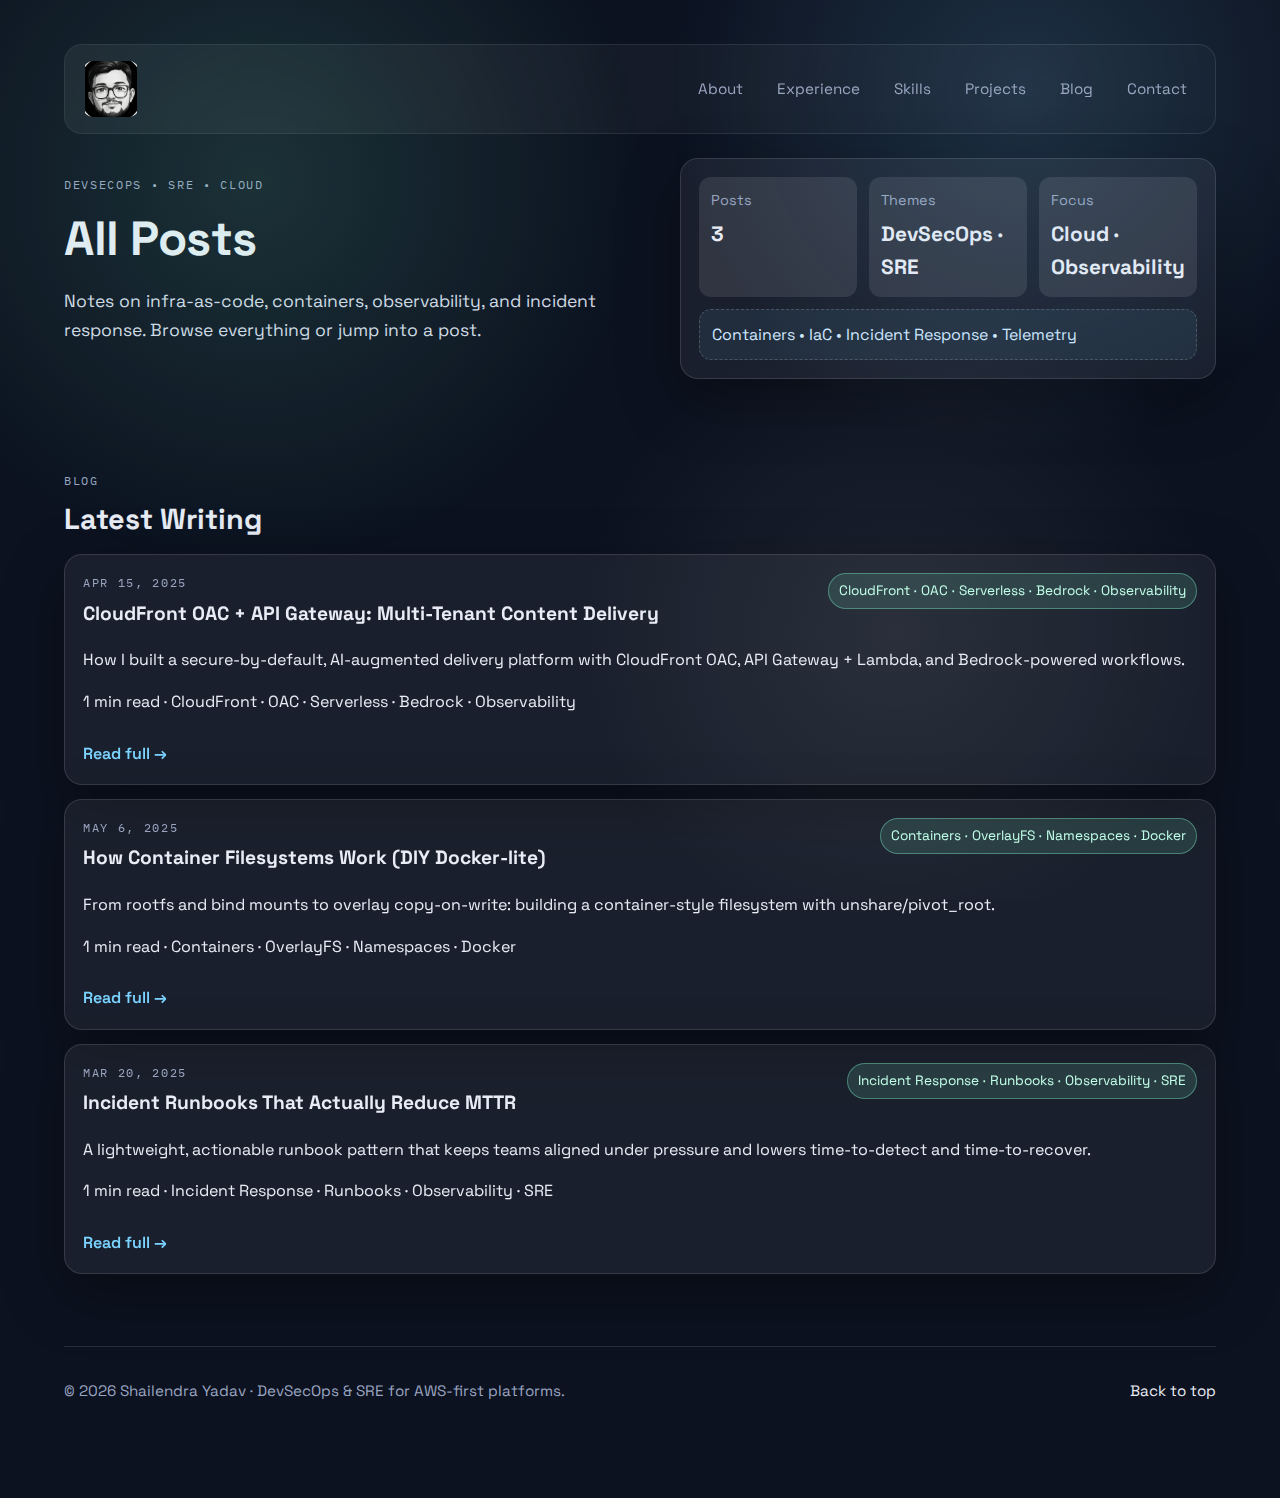
<file: blog.html>
<!DOCTYPE html>
<html lang="en">

<head>
  <meta charset="UTF-8">
  <meta name="viewport" content="width=device-width, initial-scale=1.0">
  <title>Blog | Shailendra Yadav</title>
  <meta name="description" content="Blog posts by Shailendra Yadav on DevSecOps, SRE, AWS, and observability.">
  <meta property="og:title" content="Blog | Shailendra Yadav">
  <meta property="og:description" content="Writing on DevSecOps, SRE, containers, observability, and incident response.">
  <meta property="og:type" content="website">
  <meta property="og:image" content="https://ydvsailendar.github.io/assets/site/profile.jpg">
  <meta property="og:url" content="https://ydvsailendar.github.io/blog.html">
  <meta name="twitter:card" content="summary_large_image">
  <link rel="icon" href="assets/site/favicon.png" type="image/png">
  <link rel="preconnect" href="https://fonts.googleapis.com">
  <link rel="preconnect" href="https://fonts.gstatic.com" crossorigin>
  <link
    href="https://fonts.googleapis.com/css2?family=Space+Grotesk:wght@400;500;600;700&family=IBM+Plex+Mono:wght@400;600&display=swap"
    rel="stylesheet">
  <link rel="stylesheet" href="styles.css">
</head>

<body class="blog-page">
  <div class="page">
    <header class="hero" id="top">
      <div class="nav">
        <a class="logo" href="index.html#top" aria-label="Back to home">
          <img src="assets/site/profile.jpg" alt="Shailendra Yadav logo">
        </a>
        <nav>
          <a href="index.html#about">About</a>
          <a href="index.html#experience">Experience</a>
          <a href="index.html#skills">Skills</a>
          <a href="index.html#projects">Projects</a>
          <a href="#blog">Blog</a>
          <a href="index.html#contact">Contact</a>
        </nav>
      </div>
      <div class="hero-content">
        <div class="hero-text">
          <p class="eyebrow">DevSecOps • SRE • Cloud</p>
          <h1>All Posts</h1>
          <p class="lede">Notes on infra-as-code, containers, observability, and incident response. Browse everything or jump into a post.</p>
        </div>
        <div class="hero-card" id="blog-hero-card">
          <div class="stat">
            <p class="label">Posts</p>
            <p class="value" id="blog-count">—</p>
          </div>
          <div class="stat">
            <p class="label">Themes</p>
            <p class="value">DevSecOps · SRE</p>
          </div>
          <div class="stat">
            <p class="label">Focus</p>
            <p class="value">Cloud · Observability</p>
          </div>
          <div class="badge">Containers • IaC • Incident Response • Telemetry</div>
        </div>
      </div>
    </header>

    <main>
      <section id="blog" class="section">
        <div class="section-head">
          <p class="eyebrow">Blog</p>
          <h2>Latest Writing</h2>
        </div>
        <div id="blog-list" class="blog-list" aria-live="polite"></div>
        <div class="blog-controls">
          <button class="ghost" id="load-more-posts">Load more</button>
        </div>
      </section>
    </main>

    <footer class="footer">
      <p>© <span id="year"></span> Shailendra Yadav · DevSecOps & SRE for AWS-first platforms.</p>
      <a href="#top">Back to top</a>
    </footer>
  </div>
  <script>
    document.getElementById('year').textContent = new Date().getFullYear();

    const posts = [
      {
        slug: 'multi-tenant-content-delivery',
        title: 'CloudFront OAC + API Gateway: Multi-Tenant Content Delivery',
        date: '2025-04-15',
        tags: ['CloudFront', 'OAC', 'Serverless', 'Bedrock', 'Observability'],
        summary: 'How I built a secure-by-default, AI-augmented delivery platform with CloudFront OAC, API Gateway + Lambda, and Bedrock-powered workflows.'
      },
      {
        slug: 'container-filesystem-from-scratch',
        title: 'How Container Filesystems Work (DIY Docker-lite)',
        date: '2025-05-06',
        tags: ['Containers', 'OverlayFS', 'Namespaces', 'Docker'],
        summary: 'From rootfs and bind mounts to overlay copy-on-write: building a container-style filesystem with unshare/pivot_root.'
      },
      {
        slug: 'incident-runbooks-mttr',
        title: 'Incident Runbooks That Actually Reduce MTTR',
        date: '2025-03-20',
        tags: ['Incident Response', 'Runbooks', 'Observability', 'SRE'],
        summary: 'A lightweight, actionable runbook pattern that keeps teams aligned under pressure and lowers time-to-detect and time-to-recover.'
      }
    ];

    const postContent = {
      'multi-tenant-content-delivery': `## CloudFront OAC + API Gateway: Multi-Tenant Content Delivery

### What I built
- Locked down CloudFront with Origin Access Control (OAC) and signed cookies/URLs so every tenant’s assets stay private by default.
- Routed tenants with Route53 and per-tenant CDN behaviors that forward scoped headers to API Gateway + Lambda (TypeScript).
- Added Bedrock + Transcribe + Comprehend + Translate for transcription and multilingual summaries inside the same pipeline.

### Reliability, security, and ops
- End-to-end observability with CloudWatch metrics, logs, X-Ray traces, and alarms tied to Slack/SNS for low-noise paging.
- IaC via Terraform + Serverless; reusable modules for CloudFront, S3 policies, VPC endpoints, and Lambda telemetry.
- Latency-aware cache keys, shielded origins (no public S3/ALB), and least-privilege IAM for upload + access flows.

### Outcome
- Delivered a secure, multi-tenant, AI-powered delivery layer that cut content latency and reduced manual ops while keeping costs predictable with serverless scale-to-zero.`,
      'container-filesystem-from-scratch': `## How Container Filesystems Work (Building One from Scratch)

### TL;DR
- Containers isolate processes primarily with kernel namespaces; a container filesystem is just a rootfs tree + a chroot-like pivot + a set of bind mounts.
- Union/overlay layers provide copy-on-write semantics so images stay read-only while containers get a writable upperdir.
- You can assemble a minimal container runtime with unshare, pivot_root/chroot, and a few bind mounts — no Docker required.

### Steps I walked through
- Create a minimal rootfs (e.g., Alpine busybox) and bind-mount /proc, /sys, /dev into it for basic tooling to work.
- Use unshare -m -u -i -n -p to create new mount, UTS, IPC, network, and PID namespaces.
- Perform pivot_root (or chroot) into the rootfs so PID 1 in the new namespace sees it as /.
- Start a process (e.g., /bin/sh) inside the new namespace; from the outside it is just another host process with different namespaces.
- Add OverlayFS for image layers: lowerdir(s) = image layers (read-only), upperdir = container writable layer, workdir = required scratch. Mount them together as the container’s rootfs.

### Why this matters
- Namespaces handle isolation; cgroups handle resource limits; OverlayFS handles copy-on-write. Understanding these speeds up debugging and security reviews.`,
      'incident-runbooks-mttr': `## Incident Runbooks That Actually Reduce MTTR

### The problem
- Runbooks often read like novels or are stale; responders skip steps, and MTTR drifts up.
- Alerts lack context; people burn time rediscovering dashboards, feature flags, and owners.

### The approach I use
- Each runbook starts with a single-page checklist (who, where, what to check first) and a 5-minute rollback/mitigation path.
- Link directly to golden dashboards and logs: CloudWatch metrics/alarms, X-Ray traces, Grafana, and service run logs.
- Encode fast-fail tests (curl, health checks, feature-flag state) and escalation paths with SLAs.
- Keep a timeline template for responders to note actions and timestamps—fuel for RCA later.

### Results
- Faster TTD/MTTR from context-rich alerts and clear mitigation.
- Better RCAs due to captured timelines and consistent handoffs.`
    };

    function estimateReadTime(text) {
      const words = text ? text.trim().split(/\s+/).length : 0;
      const minutes = Math.max(1, Math.round(words / 200));
      return `${minutes} min read`;
    }

    function simpleMarkdownToHtml(markdown) {
      const escape = (str) => str.replace(/&/g, '&amp;').replace(/</g, '&lt;').replace(/>/g, '&gt;');
      const lines = markdown.split('\n');
      let html = '';
      let inList = false;

      for (const line of lines) {
        if (line.trim() === '') {
          if (inList) {
            html += '</ul>';
            inList = false;
          }
          continue;
        }
        if (line.startsWith('### ')) {
          if (inList) {
            html += '</ul>';
            inList = false;
          }
          html += `<h3>${escape(line.slice(4))}</h3>`;
          continue;
        }
        if (line.startsWith('## ')) {
          if (inList) {
            html += '</ul>';
            inList = false;
          }
          html += `<h2>${escape(line.slice(3))}</h2>`;
          continue;
        }
        if (line.startsWith('- ')) {
          if (!inList) {
            html += '<ul>';
            inList = true;
          }
          html += `<li>${escape(line.slice(2))}</li>`;
          continue;
        }
        if (inList) {
          html += '</ul>';
          inList = false;
        }
        html += `<p>${escape(line)}</p>`;
      }

      if (inList) html += '</ul>';
      return html;
    }

    const pageSize = 9;
    let page = 0;

    function renderBlogPage() {
      const container = document.getElementById('blog-list');
      const loadMoreBtn = document.getElementById('load-more-posts');
      const slice = posts.slice(0, (page + 1) * pageSize);
      container.innerHTML = '';

      for (const post of slice) {
        const article = document.createElement('a');
        article.href = `post.html?slug=${encodeURIComponent(post.slug)}`;
        article.className = 'card blog-card';
        article.setAttribute('aria-label', `Read blog post: ${post.title}`);

        const header = document.createElement('header');
        header.innerHTML = `
          <div>
            <p class="eyebrow">${new Date(post.date).toLocaleDateString(undefined, { year: 'numeric', month: 'short', day: 'numeric' })}</p>
            <h3>${post.title}</h3>
          </div>
          <span class="tag">${post.tags.join(' · ')}</span>
        `;

        const body = document.createElement('div');
        body.className = 'blog-body';
        const content = postContent[post.slug] || '';
        const readTime = estimateReadTime(content || post.summary);
        body.innerHTML = `<p>${post.summary}</p><p class="muted">${readTime} · ${post.tags.join(' · ')}</p><span class="read-more">Read full →</span>`;

        article.appendChild(header);
        article.appendChild(body);
        container.appendChild(article);
      }

      if ((page + 1) * pageSize >= posts.length) {
        loadMoreBtn.style.display = 'none';
      } else {
        loadMoreBtn.style.display = 'inline-flex';
      }
    }

    function initBlogs() {
      const loadMoreBtn = document.getElementById('load-more-posts');
    document.getElementById('blog-count').textContent = posts.length;
    renderBlogPage();
      loadMoreBtn.addEventListener('click', (e) => {
        e.preventDefault();
        page += 1;
        renderBlogPage();
      });
    }

    initBlogs();
  </script>
</body>

</html>
</file>
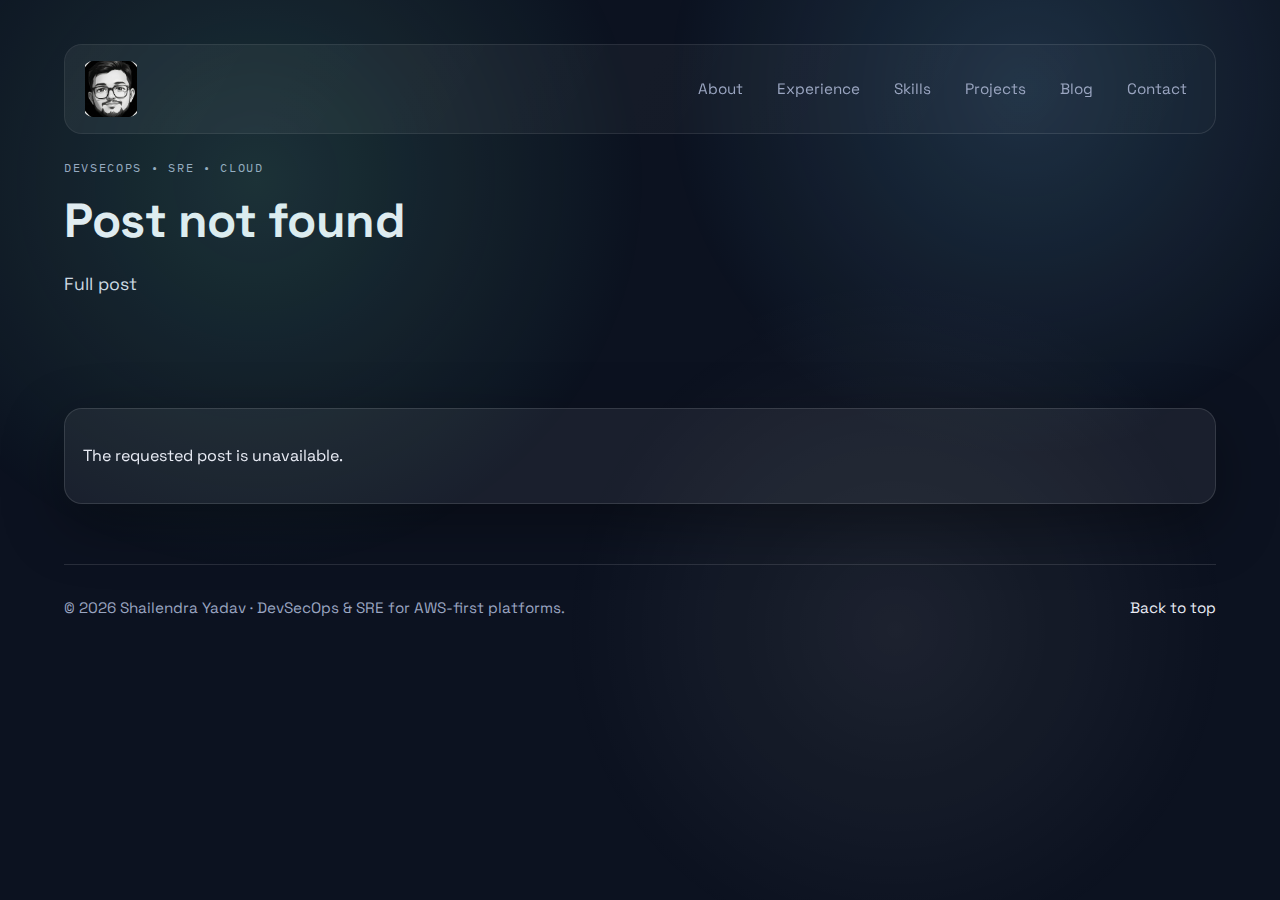
<file: post.html>
<!DOCTYPE html>
<html lang="en">

<head>
  <meta charset="UTF-8">
  <meta name="viewport" content="width=device-width, initial-scale=1.0">
  <title>Blog | Shailendra Yadav</title>
  <meta name="description" content="Blog posts by Shailendra Yadav on DevSecOps, SRE, AWS, and observability.">
  <link rel="icon" href="assets/site/favicon.png" type="image/png">
  <link rel="preconnect" href="https://fonts.googleapis.com">
  <link rel="preconnect" href="https://fonts.gstatic.com" crossorigin>
  <link
    href="https://fonts.googleapis.com/css2?family=Space+Grotesk:wght@400;500;600;700&family=IBM+Plex+Mono:wght@400;600&display=swap"
    rel="stylesheet">
  <link rel="stylesheet" href="styles.css">
</head>

<body class="post-page">
  <div class="page">
    <header class="hero" id="top">
      <div class="nav">
        <a class="logo" href="index.html#top" aria-label="Back to home">
          <img src="assets/site/profile.jpg" alt="Shailendra Yadav logo">
        </a>
        <nav>
          <a href="index.html#about">About</a>
          <a href="index.html#experience">Experience</a>
          <a href="index.html#skills">Skills</a>
          <a href="index.html#projects">Projects</a>
          <a href="index.html#blog">Blog</a>
          <a href="index.html#contact">Contact</a>
        </nav>
      </div>
      <div class="hero-content">
        <div class="hero-text">
          <p class="eyebrow">DevSecOps • SRE • Cloud</p>
          <h1 id="post-title">Loading…</h1>
          <p class="lede" id="post-subtitle">Full post</p>
          <div class="meta" id="post-meta"></div>
        </div>
      </div>
    </header>

    <main>
      <section class="section">
        <article class="card blog-card" id="post-article">
          <div class="blog-body" id="post-body">
            <p class="muted">Fetching post…</p>
          </div>
        </article>
      </section>
    </main>

    <footer class="footer">
      <p>© <span id="year"></span> Shailendra Yadav · DevSecOps & SRE for AWS-first platforms.</p>
      <a href="#top">Back to top</a>
    </footer>
  </div>
  <script>
    document.getElementById('year').textContent = new Date().getFullYear();

    const posts = {
      'multi-tenant-content-delivery': {
        title: 'CloudFront OAC + API Gateway: Multi-Tenant Content Delivery',
        date: '2025-04-15',
        tags: ['CloudFront', 'OAC', 'Serverless', 'Bedrock', 'Observability'],
        summary: 'How I built a secure-by-default, AI-augmented delivery platform with CloudFront OAC, API Gateway + Lambda, and Bedrock-powered workflows.'
      },
      'container-filesystem-from-scratch': {
        title: 'How Container Filesystems Work (DIY Docker-lite)',
        date: '2025-05-06',
        tags: ['Containers', 'OverlayFS', 'Namespaces', 'Docker'],
        summary: 'From rootfs and bind mounts to overlay copy-on-write: building a container-style filesystem with unshare/pivot_root.'
      },
      'incident-runbooks-mttr': {
        title: 'Incident Runbooks That Actually Reduce MTTR',
        date: '2025-03-20',
        tags: ['Incident Response', 'Runbooks', 'Observability', 'SRE'],
        summary: 'A lightweight, actionable runbook pattern that keeps teams aligned under pressure and lowers time-to-detect and time-to-recover.'
      }
    };

    const postContent = {
      'multi-tenant-content-delivery': `## CloudFront OAC + API Gateway: Multi-Tenant Content Delivery

### What I built
- Locked down CloudFront with Origin Access Control (OAC) and signed cookies/URLs so every tenant’s assets stay private by default.
- Routed tenants with Route53 and per-tenant CDN behaviors that forward scoped headers to API Gateway + Lambda (TypeScript).
- Added Bedrock + Transcribe + Comprehend + Translate for transcription and multilingual summaries inside the same pipeline.

### Reliability, security, and ops
- End-to-end observability with CloudWatch metrics, logs, X-Ray traces, and alarms tied to Slack/SNS for low-noise paging.
- IaC via Terraform + Serverless; reusable modules for CloudFront, S3 policies, VPC endpoints, and Lambda telemetry.
- Latency-aware cache keys, shielded origins (no public S3/ALB), and least-privilege IAM for upload + access flows.

### Outcome
- Delivered a secure, multi-tenant, AI-powered delivery layer that cut content latency and reduced manual ops while keeping costs predictable with serverless scale-to-zero.`,
      'container-filesystem-from-scratch': `## How Container Filesystems Work (Building One from Scratch)

### TL;DR
- Containers isolate processes primarily with kernel namespaces; a container filesystem is just a rootfs tree + a chroot-like pivot + a set of bind mounts.
- Union/overlay layers provide copy-on-write semantics so images stay read-only while containers get a writable upperdir.
- You can assemble a minimal container runtime with unshare, pivot_root/chroot, and a few bind mounts — no Docker required.

### Steps I walked through
- Create a minimal rootfs (e.g., Alpine busybox) and bind-mount /proc, /sys, /dev into it for basic tooling to work.
- Use unshare -m -u -i -n -p to create new mount, UTS, IPC, network, and PID namespaces.
- Perform pivot_root (or chroot) into the rootfs so PID 1 in the new namespace sees it as /.
- Start a process (e.g., /bin/sh) inside the new namespace; from the outside it is just another host process with different namespaces.
- Add OverlayFS for image layers: lowerdir(s) = image layers (read-only), upperdir = container writable layer, workdir = required scratch. Mount them together as the container’s rootfs.

### Why this matters
- Namespaces handle isolation; cgroups handle resource limits; OverlayFS handles copy-on-write. Understanding these speeds up debugging and security reviews.`,
      'incident-runbooks-mttr': `## Incident Runbooks That Actually Reduce MTTR

### The problem
- Runbooks often read like novels or are stale; responders skip steps, and MTTR drifts up.
- Alerts lack context; people burn time rediscovering dashboards, feature flags, and owners.

### The approach I use
- Each runbook starts with a single-page checklist (who, where, what to check first) and a 5-minute rollback/mitigation path.
- Link directly to golden dashboards and logs: CloudWatch metrics/alarms, X-Ray traces, Grafana, and service run logs.
- Encode fast-fail tests (curl, health checks, feature-flag state) and escalation paths with SLAs.
- Keep a timeline template for responders to note actions and timestamps—fuel for RCA later.

### Results
- Faster TTD/MTTR from context-rich alerts and clear mitigation.
- Better RCAs due to captured timelines and consistent handoffs.`
    };

    function estimateReadTime(text) {
      const words = text ? text.trim().split(/\s+/).length : 0;
      const minutes = Math.max(1, Math.round(words / 200));
      return `${minutes} min read`;
    }

    function simpleMarkdownToHtml(markdown) {
      const escape = (str) => str.replace(/&/g, '&amp;').replace(/</g, '&lt;').replace(/>/g, '&gt;');
      const lines = markdown.split('\n');
      let html = '';
      let inList = false;

      for (const line of lines) {
        if (line.trim() === '') {
          if (inList) {
            html += '</ul>';
            inList = false;
          }
          continue;
        }
        if (line.startsWith('### ')) {
          if (inList) {
            html += '</ul>';
            inList = false;
          }
          html += `<h3>${escape(line.slice(4))}</h3>`;
          continue;
        }
        if (line.startsWith('## ')) {
          if (inList) {
            html += '</ul>';
            inList = false;
          }
          html += `<h2>${escape(line.slice(3))}</h2>`;
          continue;
        }
        if (line.startsWith('- ')) {
          if (!inList) {
            html += '<ul>';
            inList = true;
          }
          html += `<li>${escape(line.slice(2))}</li>`;
          continue;
        }
        if (inList) {
          html += '</ul>';
          inList = false;
        }
        html += `<p>${escape(line)}</p>`;
      }

      if (inList) html += '</ul>';
      return html;
    }

    async function loadPost() {
      const params = new URLSearchParams(window.location.search);
      const slug = params.get('slug');
      const meta = posts[slug];
      const titleEl = document.getElementById('post-title');
      const subtitleEl = document.getElementById('post-subtitle');
      const metaEl = document.getElementById('post-meta');
      const bodyEl = document.getElementById('post-body');

      if (!slug || !meta) {
        titleEl.textContent = 'Post not found';
        bodyEl.innerHTML = '<p class="muted">The requested post is unavailable.</p>';
        return;
      }

      titleEl.textContent = meta.title;
      subtitleEl.textContent = meta.summary;
      const inlineMd = postContent[slug] || '';
      metaEl.textContent = `${new Date(meta.date).toLocaleDateString(undefined, { year: 'numeric', month: 'short', day: 'numeric' })} · ${estimateReadTime(inlineMd)} · ${meta.tags.join(' · ')}`;

      try {
        const res = await fetch(`posts/${slug}.md`);
        if (!res.ok) throw new Error('Fetch failed');
        const md = await res.text();
        bodyEl.innerHTML = simpleMarkdownToHtml(md || inlineMd);
      } catch (err) {
        if (inlineMd) {
          bodyEl.innerHTML = simpleMarkdownToHtml(inlineMd);
        } else {
          bodyEl.innerHTML = '<p class="muted">Unable to load this post right now.</p>';
        }
      }
    }

    loadPost();
  </script>
</body>

</html>
</file>
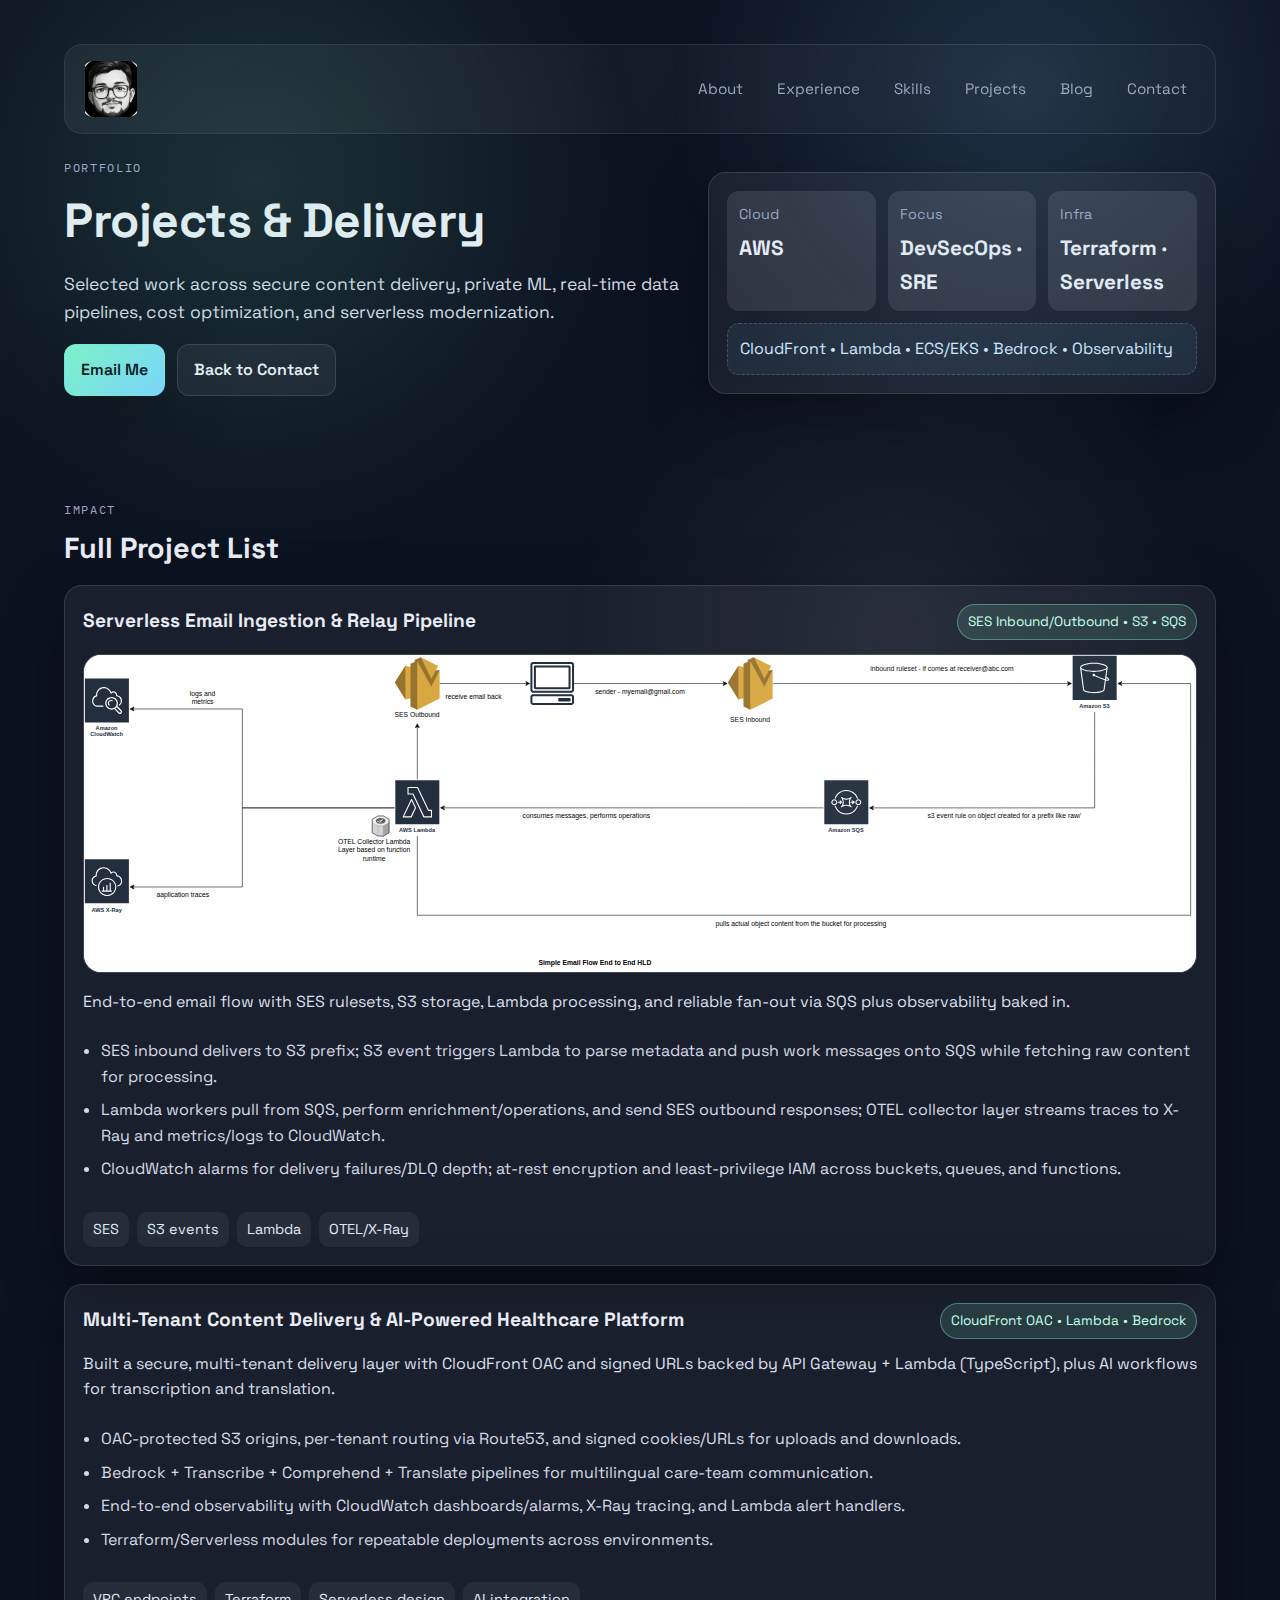
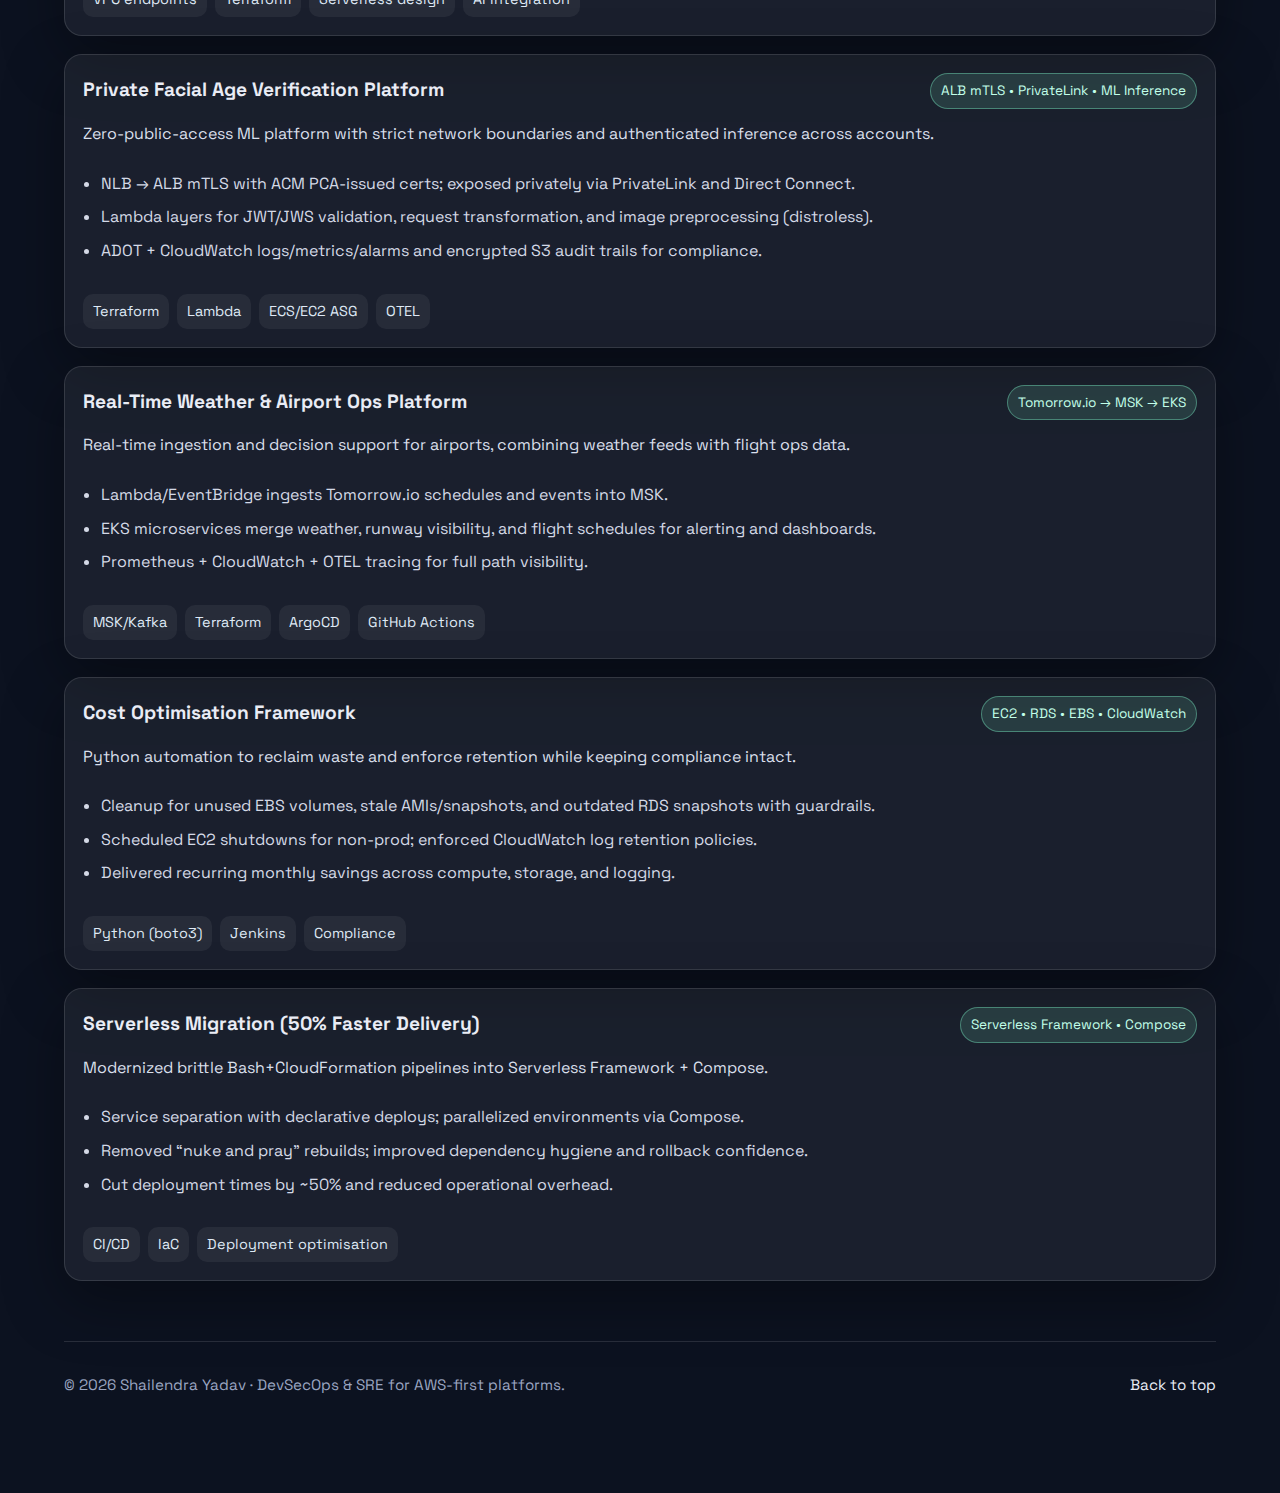
<file: projects.html>
<!DOCTYPE html>
<html lang="en">

<head>
  <meta charset="UTF-8">
  <meta name="viewport" content="width=device-width, initial-scale=1.0">
  <title>Projects | Shailendra Yadav</title>
  <meta name="description"
    content="Projects by Shailendra Yadav — DevSecOps & SRE engineer delivering secure, observable, cloud-native platforms on AWS.">
  <meta property="og:title" content="Projects | Shailendra Yadav">
  <meta property="og:description" content="Selected DevSecOps and SRE projects across AWS, serverless, observability, and security.">
  <meta property="og:type" content="website">
  <meta property="og:image" content="https://ydvsailendar.github.io/assets/site/profile.jpg">
  <meta property="og:url" content="https://ydvsailendar.github.io/projects.html">
  <meta name="twitter:card" content="summary_large_image">
  <link rel="icon" href="assets/site/favicon.png" type="image/png">
  <link rel="preconnect" href="https://fonts.googleapis.com">
  <link rel="preconnect" href="https://fonts.gstatic.com" crossorigin>
  <link
    href="https://fonts.googleapis.com/css2?family=Space+Grotesk:wght@400;500;600;700&family=IBM+Plex+Mono:wght@400;600&display=swap"
    rel="stylesheet">
  <link rel="stylesheet" href="styles.css">
</head>

<body>
  <div class="page">
    <header class="hero" id="top">
      <div class="nav">
        <a class="logo" href="index.html#top" aria-label="Back to home">
          <img src="assets/site/profile.jpg" alt="Shailendra Yadav logo">
        </a>
        <nav>
          <a href="index.html#about">About</a>
          <a href="index.html#experience">Experience</a>
          <a href="index.html#skills">Skills</a>
          <a href="#projects">Projects</a>
          <a href="index.html#blog">Blog</a>
          <a href="index.html#contact">Contact</a>
        </nav>
      </div>
      <div class="hero-content">
        <div class="hero-text">
          <p class="eyebrow">Portfolio</p>
          <h1>Projects & Delivery</h1>
          <p class="lede">Selected work across secure content delivery, private ML, real-time data pipelines, cost
            optimization, and serverless modernization.</p>
          <div class="actions">
            <a class="primary" href="mailto:yadavshailendra0905@gmail.com">Email Me</a>
            <a class="ghost" href="index.html#contact">Back to Contact</a>
          </div>
        </div>
        <div class="hero-card">
          <div class="stat">
            <p class="label">Cloud</p>
            <p class="value">AWS</p>
          </div>
          <div class="stat">
            <p class="label">Focus</p>
            <p class="value">DevSecOps · SRE</p>
          </div>
          <div class="stat">
            <p class="label">Infra</p>
            <p class="value">Terraform · Serverless</p>
          </div>
          <div class="badge">CloudFront • Lambda • ECS/EKS • Bedrock • Observability</div>
        </div>
      </div>
    </header>

    <main>
      <section id="projects" class="section">
        <div class="section-head">
          <p class="eyebrow">Impact</p>
          <h2>Full Project List</h2>
        </div>
        <div class="card-grid projects">
          <article class="card project-card">
            <header>
              <h3>Serverless Email Ingestion & Relay Pipeline</h3>
              <span class="tag">SES Inbound/Outbound • S3 • SQS</span>
            </header>
            <figure class="project-figure">
              <img src="assets/projects/email-pipeline.svg" alt="Serverless email flow with SES inbound/outbound, S3, SQS, Lambda, and observability via CloudWatch and X-Ray." loading="lazy">
            </figure>
            <p class="project-summary">End-to-end email flow with SES rulesets, S3 storage, Lambda processing, and
              reliable fan-out via SQS plus observability baked in.</p>
            <ul class="project-points">
              <li>SES inbound delivers to S3 prefix; S3 event triggers Lambda to parse metadata and push work messages
                onto SQS while fetching raw content for processing.</li>
              <li>Lambda workers pull from SQS, perform enrichment/operations, and send SES outbound responses; OTEL
                collector layer streams traces to X-Ray and metrics/logs to CloudWatch.</li>
              <li>CloudWatch alarms for delivery failures/DLQ depth; at-rest encryption and least-privilege IAM across
                buckets, queues, and functions.</li>
            </ul>
            <div class="mini-pills">
              <span>SES</span><span>S3 events</span><span>Lambda</span><span>OTEL/X-Ray</span>
            </div>
          </article>

          <article class="card project-card">
            <header>
              <h3>Multi-Tenant Content Delivery & AI-Powered Healthcare Platform</h3>
              <span class="tag">CloudFront OAC • Lambda • Bedrock</span>
            </header>
            <p class="project-summary">Built a secure, multi-tenant delivery layer with CloudFront OAC and signed URLs
              backed by API Gateway + Lambda (TypeScript), plus AI workflows for transcription and translation.</p>
            <ul class="project-points">
              <li>OAC-protected S3 origins, per-tenant routing via Route53, and signed cookies/URLs for uploads and
                downloads.</li>
              <li>Bedrock + Transcribe + Comprehend + Translate pipelines for multilingual care-team communication.</li>
              <li>End-to-end observability with CloudWatch dashboards/alarms, X-Ray tracing, and Lambda alert handlers.
              </li>
              <li>Terraform/Serverless modules for repeatable deployments across environments.</li>
            </ul>
            <div class="mini-pills">
              <span>VPC endpoints</span><span>Terraform</span><span>Serverless design</span><span>AI integration</span>
            </div>
          </article>

          <article class="card project-card">
            <header>
              <h3>Private Facial Age Verification Platform</h3>
              <span class="tag">ALB mTLS • PrivateLink • ML Inference</span>
            </header>
            <p class="project-summary">Zero-public-access ML platform with strict network boundaries and authenticated
              inference across accounts.</p>
            <ul class="project-points">
              <li>NLB → ALB mTLS with ACM PCA-issued certs; exposed privately via PrivateLink and Direct Connect.</li>
              <li>Lambda layers for JWT/JWS validation, request transformation, and image preprocessing (distroless).
              </li>
              <li>ADOT + CloudWatch logs/metrics/alarms and encrypted S3 audit trails for compliance.</li>
            </ul>
            <div class="mini-pills">
              <span>Terraform</span><span>Lambda</span><span>ECS/EC2 ASG</span><span>OTEL</span>
            </div>
          </article>

          <article class="card project-card">
            <header>
              <h3>Real-Time Weather & Airport Ops Platform</h3>
              <span class="tag">Tomorrow.io → MSK → EKS</span>
            </header>
            <p class="project-summary">Real-time ingestion and decision support for airports, combining weather feeds
              with flight ops data.</p>
            <ul class="project-points">
              <li>Lambda/EventBridge ingests Tomorrow.io schedules and events into MSK.</li>
              <li>EKS microservices merge weather, runway visibility, and flight schedules for alerting and dashboards.
              </li>
              <li>Prometheus + CloudWatch + OTEL tracing for full path visibility.</li>
            </ul>
            <div class="mini-pills">
              <span>MSK/Kafka</span><span>Terraform</span><span>ArgoCD</span><span>GitHub Actions</span>
            </div>
          </article>

          <article class="card project-card">
            <header>
              <h3>Cost Optimisation Framework</h3>
              <span class="tag">EC2 • RDS • EBS • CloudWatch</span>
            </header>
            <p class="project-summary">Python automation to reclaim waste and enforce retention while keeping compliance
              intact.</p>
            <ul class="project-points">
              <li>Cleanup for unused EBS volumes, stale AMIs/snapshots, and outdated RDS snapshots with guardrails.</li>
              <li>Scheduled EC2 shutdowns for non-prod; enforced CloudWatch log retention policies.</li>
              <li>Delivered recurring monthly savings across compute, storage, and logging.</li>
            </ul>
            <div class="mini-pills">
              <span>Python (boto3)</span><span>Jenkins</span><span>Compliance</span>
            </div>
          </article>

          <article class="card project-card">
            <header>
              <h3>Serverless Migration (50% Faster Delivery)</h3>
              <span class="tag">Serverless Framework • Compose</span>
            </header>
            <p class="project-summary">Modernized brittle Bash+CloudFormation pipelines into Serverless Framework +
              Compose.</p>
            <ul class="project-points">
              <li>Service separation with declarative deploys; parallelized environments via Compose.</li>
              <li>Removed “nuke and pray” rebuilds; improved dependency hygiene and rollback confidence.</li>
              <li>Cut deployment times by ~50% and reduced operational overhead.</li>
            </ul>
            <div class="mini-pills">
              <span>CI/CD</span><span>IaC</span><span>Deployment optimisation</span>
            </div>
          </article>
        </div>
      </section>
    </main>

    <footer class="footer">
      <p>© <span id="year"></span> Shailendra Yadav · DevSecOps & SRE for AWS-first platforms.</p>
      <div class="footer-links">
        <a href="#top">Back to top</a>
      </div>
    </footer>
  </div>
  <script>
    document.getElementById('year').textContent = new Date().getFullYear();
  </script>
</body>

</html>
</file>
<file: styles.css>
:root {
  --bg: #0c1220;
  --panel: rgba(255, 255, 255, 0.06);
  --panel-strong: rgba(255, 255, 255, 0.1);
  --text: #e9ecf5;
  --muted: #9aa5c0;
  --accent: #7cf2c7;
  --accent-2: #7bd3ff;
  --card-border: rgba(255, 255, 255, 0.12);
  --shadow: 0 20px 60px rgba(0, 0, 0, 0.35);
  --max-width: 1100px;
  --radius: 18px;
}

*,
*::before,
*::after {
  box-sizing: border-box;
}

body {
  margin: 0;
  font-family: "Space Grotesk", system-ui, -apple-system, sans-serif;
  background: var(--bg);
  color: var(--text);
  line-height: 1.6;
  min-height: 100vh;
  scroll-behavior: smooth;
}

body::before {
  content: "";
  position: fixed;
  inset: 0;
  pointer-events: none;
  background: radial-gradient(circle at 20% 20%, rgba(124, 242, 199, 0.16), transparent 32%),
    radial-gradient(circle at 80% 10%, rgba(123, 211, 255, 0.18), transparent 28%),
    radial-gradient(circle at 70% 70%, rgba(255, 255, 255, 0.08), transparent 32%);
  filter: blur(0px);
  opacity: 0.9;
  animation: drift 18s ease-in-out infinite alternate;
  z-index: 0;
}

@keyframes drift {
  from {
    transform: translate3d(0, 0, 0);
  }
  to {
    transform: translate3d(-10px, 10px, 0);
  }
}

@media (prefers-reduced-motion: reduce) {
  * {
    animation: none !important;
    transition: none !important;
    scroll-behavior: auto !important;
  }
  body::before {
    animation: none;
    opacity: 0.65;
  }
}

.page {
  max-width: 1200px;
  margin: 0 auto;
  padding: 32px 24px 80px;
}

a {
  color: var(--text);
  text-decoration: none;
}

header.hero {
  padding: 12px 0 32px;
}

.nav {
  position: sticky;
  top: 0;
  z-index: 10;
  display: flex;
  align-items: center;
  justify-content: space-between;
  padding: 16px 18px;
  margin-bottom: 24px;
  background: linear-gradient(120deg, rgba(255, 255, 255, 0.06), rgba(255, 255, 255, 0.02));
  border: 1px solid var(--card-border);
  border-radius: var(--radius);
  backdrop-filter: blur(8px);
  background-clip: padding-box;
}

.logo {
  display: inline-flex;
  align-items: center;
  justify-content: center;
  width: 56px;
  height: 56px;
  border-radius: 50%;
  background: none;
  border: none;
  overflow: hidden;
}

.logo img {
  width: 175%;
  height: 175%;
  object-fit: cover;
  object-position: 50% 40%;
  display: block;
}

.nav nav {
  display: flex;
  gap: 14px;
  font-size: 0.95rem;
}

.nav a {
  padding: 8px 10px;
  border-radius: 10px;
  color: var(--muted);
  transition: color 0.2s ease, background 0.2s ease;
}

.nav a:hover {
  color: var(--text);
  background: var(--panel);
}

.hero-content {
  display: grid;
  grid-template-columns: 1.1fr 0.9fr;
  gap: 24px;
  align-items: center;
}

.post-page .hero-content {
  grid-template-columns: 1fr;
  gap: 12px;
}

.post-page .hero-text {
  max-width: 900px;
}

.post-page h1 {
  font-size: clamp(2.2rem, 5vw, 3.2rem);
}

.blog-page .hero-content {
  grid-template-columns: 1.05fr 0.95fr;
}

.blog-page .hero-card {
  grid-template-columns: repeat(auto-fit, minmax(140px, 1fr));
}

.eyebrow {
  text-transform: uppercase;
  letter-spacing: 0.14em;
  font-size: 0.75rem;
  color: var(--muted);
  margin: 0 0 6px;
  font-family: "IBM Plex Mono", monospace;
}

.hero h1 {
  margin: 0 0 10px;
  font-size: clamp(2rem, 4vw, 3rem);
  letter-spacing: -0.5px;
}

.lede {
  margin: 0 0 18px;
  font-size: 1.1rem;
  color: #d4d9e6;
}

.actions {
  display: flex;
  gap: 12px;
  flex-wrap: wrap;
  margin-bottom: 12px;
}

.primary,
.ghost {
  display: inline-flex;
  align-items: center;
  justify-content: center;
  padding: 12px 16px;
  border-radius: 12px;
  font-weight: 600;
  border: 1px solid transparent;
  transition: transform 0.15s ease, box-shadow 0.2s ease, background 0.2s ease, border 0.2s ease;
}

.primary {
  background: linear-gradient(135deg, var(--accent), var(--accent-2));
  color: #04101a;
  box-shadow: var(--shadow);
}

.primary:hover {
  transform: translateY(-1px);
}

.ghost {
  border-color: var(--card-border);
  background: var(--panel);
  color: var(--text);
}

.ghost:hover {
  border-color: rgba(255, 255, 255, 0.18);
  background: var(--panel-strong);
}

.meta {
  display: flex;
  gap: 14px;
  flex-wrap: wrap;
  color: var(--muted);
  font-size: 0.95rem;
}

.hero-card {
  background: var(--panel);
  border: 1px solid var(--card-border);
  border-radius: var(--radius);
  padding: 18px;
  display: grid;
  grid-template-columns: repeat(auto-fit, minmax(140px, 1fr));
  gap: 12px;
  box-shadow: var(--shadow);
}

.hero-card .stat {
  padding: 12px;
  border-radius: 12px;
  background: var(--panel-strong);
}

.label {
  color: var(--muted);
  margin: 0 0 6px;
  font-size: 0.9rem;
}

.value {
  margin: 0;
  font-weight: 700;
  font-size: 1.3rem;
}

.badge {
  grid-column: 1 / -1;
  padding: 12px;
  border-radius: 12px;
  border: 1px dashed rgba(255, 255, 255, 0.18);
  color: #cfe7ff;
  background: rgba(123, 211, 255, 0.08);
}

.avatar {
  width: 100%;
  max-width: 360px;
  justify-self: end;
  border-radius: 18px;
  overflow: hidden;
  border: 1px solid var(--card-border);
  box-shadow: var(--shadow);
}

.avatar img {
  width: 100%;
  height: 100%;
  object-fit: cover;
  display: block;
}

.section {
  margin: 60px 0;
}

.section-head h2 {
  margin: 4px 0 0;
  font-size: 1.8rem;
}

.text-grid {
  display: grid;
  grid-template-columns: repeat(auto-fit, minmax(280px, 1fr));
  gap: 18px;
  color: #d9dfeb;
}

.card-grid {
  display: grid;
  grid-template-columns: repeat(auto-fit, minmax(300px, 1fr));
  gap: 18px;
  margin-top: 14px;
}

.timeline {
  position: relative;
  margin-top: 14px;
  padding-left: 12px;
  border-left: 1px solid var(--card-border);
  display: flex;
  flex-direction: column;
  gap: 16px;
}

.timeline-item {
  position: relative;
  padding-left: 18px;
}

.timeline-dot {
  position: absolute;
  left: -9px;
  top: 14px;
  width: 14px;
  height: 14px;
  border-radius: 50%;
  background: linear-gradient(135deg, var(--accent), var(--accent-2));
  box-shadow: 0 0 0 4px rgba(124, 242, 199, 0.15);
}

.timeline-content {
  margin-left: 4px;
}

.card {
  background: var(--panel);
  border: 1px solid var(--card-border);
  border-radius: var(--radius);
  padding: 18px;
  box-shadow: var(--shadow);
}

.card header {
  display: flex;
  align-items: flex-start;
  justify-content: space-between;
  gap: 12px;
}

.card h3 {
  margin: 2px 0;
  font-size: 1.2rem;
}

.card .sub {
  margin: 0;
  color: var(--muted);
  font-size: 0.95rem;
}

.tag {
  display: inline-flex;
  align-items: center;
  padding: 6px 10px;
  border-radius: 999px;
  background: rgba(124, 242, 199, 0.14);
  border: 1px solid rgba(124, 242, 199, 0.4);
  color: #c2ffe9;
  font-size: 0.85rem;
  white-space: nowrap;
}

.card ul {
  padding-left: 18px;
  color: #d4d9e6;
  margin: 12px 0 0;
}

.card ul li {
  margin-bottom: 8px;
}

.pill-grid {
  display: grid;
  grid-template-columns: repeat(auto-fit, minmax(250px, 1fr));
  gap: 10px;
  margin-top: 16px;
}

.pill {
  padding: 12px 14px;
  border-radius: 14px;
  background: var(--panel);
  border: 1px solid var(--card-border);
  color: #d4d9e6;
}

.projects {
  display: grid;
  grid-template-columns: 1fr;
  gap: 18px;
}

.projects .card p {
  color: #d9dfeb;
}

.projects .project-card {
  display: flex;
  flex-direction: column;
  gap: 12px;
}

.project-figure {
  margin: 2px 0 4px;
  border-radius: var(--radius);
  overflow: hidden;
  border: 1px solid var(--card-border);
  background: var(--panel);
}

.project-figure img {
  display: block;
  width: 100%;
  height: auto;
}

.project-summary {
  margin: 0;
  color: #dfe6f5;
}

.project-points {
  margin: 4px 0 0;
  padding-left: 18px;
  color: var(--text);
}

.project-points li {
  margin-bottom: 6px;
}

.project-cta {
  margin-top: 4px;
}

.mini-pills {
  display: flex;
  gap: 8px;
  flex-wrap: wrap;
  margin-top: 10px;
}

.mini-pills span {
  padding: 6px 10px;
  border-radius: 10px;
  background: rgba(255, 255, 255, 0.06);
  font-size: 0.9rem;
  color: #dfe9f5;
}

@media (max-width: 720px) {
  .card-grid.projects {
    grid-template-columns: 1fr;
  }

  .project-summary {
    line-height: 1.55;
  }

  .project-points {
    font-size: 0.95rem;
  }
}

.blog-placeholder {
  background: var(--panel);
  border: 1px dashed var(--card-border);
  border-radius: var(--radius);
  padding: 18px;
  max-width: 720px;
  color: var(--text);
}

.blog-list {
  display: grid;
  gap: 14px;
  margin-top: 12px;
  grid-template-columns: 1fr;
}

.blog-card {
  position: relative;
}

.blog-card .read-more {
  display: inline-flex;
  margin-top: 10px;
  color: var(--accent-2);
  font-weight: 600;
}

.blog-card .blog-body p {
  color: var(--text);
}

.blog-card .blog-body ul {
  padding-left: 18px;
  margin: 8px 0;
  color: var(--text);
}

.blog-controls {
  margin-top: 12px;
  display: flex;
  justify-content: flex-start;
}

.blog-controls button {
  border: none;
  background: none;
  padding: 0;
}

.muted {
  color: var(--muted);
}

.hidden {
  display: none !important;
}

.contact {
  margin-bottom: 40px;
}

.contact-card {
  background: linear-gradient(135deg, rgba(124, 242, 199, 0.08), rgba(123, 211, 255, 0.08));
  border: 1px solid rgba(255, 255, 255, 0.16);
  border-radius: var(--radius);
  padding: 20px;
  box-shadow: var(--shadow);
  color: #e8f5ff;
}

.contact-actions {
  display: flex;
  gap: 10px;
  flex-wrap: wrap;
  margin: 12px 0;
}

.cert-row {
  display: flex;
  flex-wrap: wrap;
  align-items: center;
  gap: 10px;
  font-size: 0.98rem;
  margin-top: 8px;
  padding-top: 10px;
  border-top: 1px solid var(--card-border);
}

.cert-title {
  text-transform: uppercase;
  letter-spacing: 0.12em;
  font-size: 0.8rem;
  color: var(--muted);
  font-family: "IBM Plex Mono", monospace;
}

.text-link {
  color: var(--text);
  transition: color 0.2s ease;
}

.text-link:hover {
  color: var(--accent-2);
}

.cert-row .dot {
  color: var(--text);
}

.pill-link {
  display: inline-flex;
  align-items: center;
  padding: 9px 14px;
  border-radius: 12px;
  background: var(--panel);
  border: 1px solid var(--card-border);
  color: var(--text);
  transition: color 0.2s ease, border 0.2s ease, background 0.2s ease;
}

.pill-link:hover {
  color: var(--accent-2);
  border-color: rgba(123, 211, 255, 0.4);
  background: var(--panel-strong);
}

.footer {
  display: flex;
  align-items: center;
  justify-content: space-between;
  gap: 10px;
  color: var(--muted);
  border-top: 1px solid var(--card-border);
  padding-top: 16px;
  font-size: 0.95rem;
}

.footer a {
  color: var(--text);
}

.footer-links {
  display: flex;
  gap: 12px;
}

@media (max-width: 900px) {
  .hero-content {
    grid-template-columns: 1fr;
  }

  .nav {
    position: static;
    flex-wrap: wrap;
    gap: 10px;
  }

  .nav nav {
    flex-wrap: wrap;
    justify-content: flex-start;
  }

  .hero-card {
    grid-column: 1 / -1;
  }

  .blog-page .hero-content {
    grid-template-columns: 1fr;
  }
}

@media (max-width: 600px) {
  .page {
    padding: 18px 16px 50px;
  }

  .nav {
    padding: 12px 14px;
    gap: 8px;
  }

  .logo {
    width: 44px;
    height: 44px;
  }

  .nav nav {
    gap: 8px;
    font-size: 0.9rem;
  }

  header.hero {
    padding: 8px 0 22px;
  }

  .hero h1 {
    font-size: clamp(1.9rem, 6vw, 2.4rem);
  }

  .lede {
    font-size: 1rem;
  }

  .hero-card {
    grid-template-columns: 1fr 1fr;
    gap: 10px;
  }

  .section {
    margin: 40px 0;
  }

  .card {
    padding: 14px;
  }

  .card header {
    flex-direction: column;
    gap: 6px;
  }

  .pill-grid {
    grid-template-columns: 1fr;
  }

  .text-grid {
    grid-template-columns: 1fr;
  }

  .timeline {
    padding-left: 10px;
  }

  .timeline-dot {
    left: -10px;
  }

  .footer {
    flex-direction: column;
    align-items: flex-start;
    gap: 6px;
  }

  .blog-card {
    padding: 14px;
  }

  .blog-controls {
    justify-content: center;
  }
}

@media (max-width: 480px) {
  .hero-card {
    grid-template-columns: 1fr;
  }

  .nav nav {
    width: 100%;
    justify-content: flex-start;
  }

  .projects .project-card,
  .card {
    border-radius: 14px;
  }

  .mini-pills span {
    font-size: 0.85rem;
  }
}
</file>
